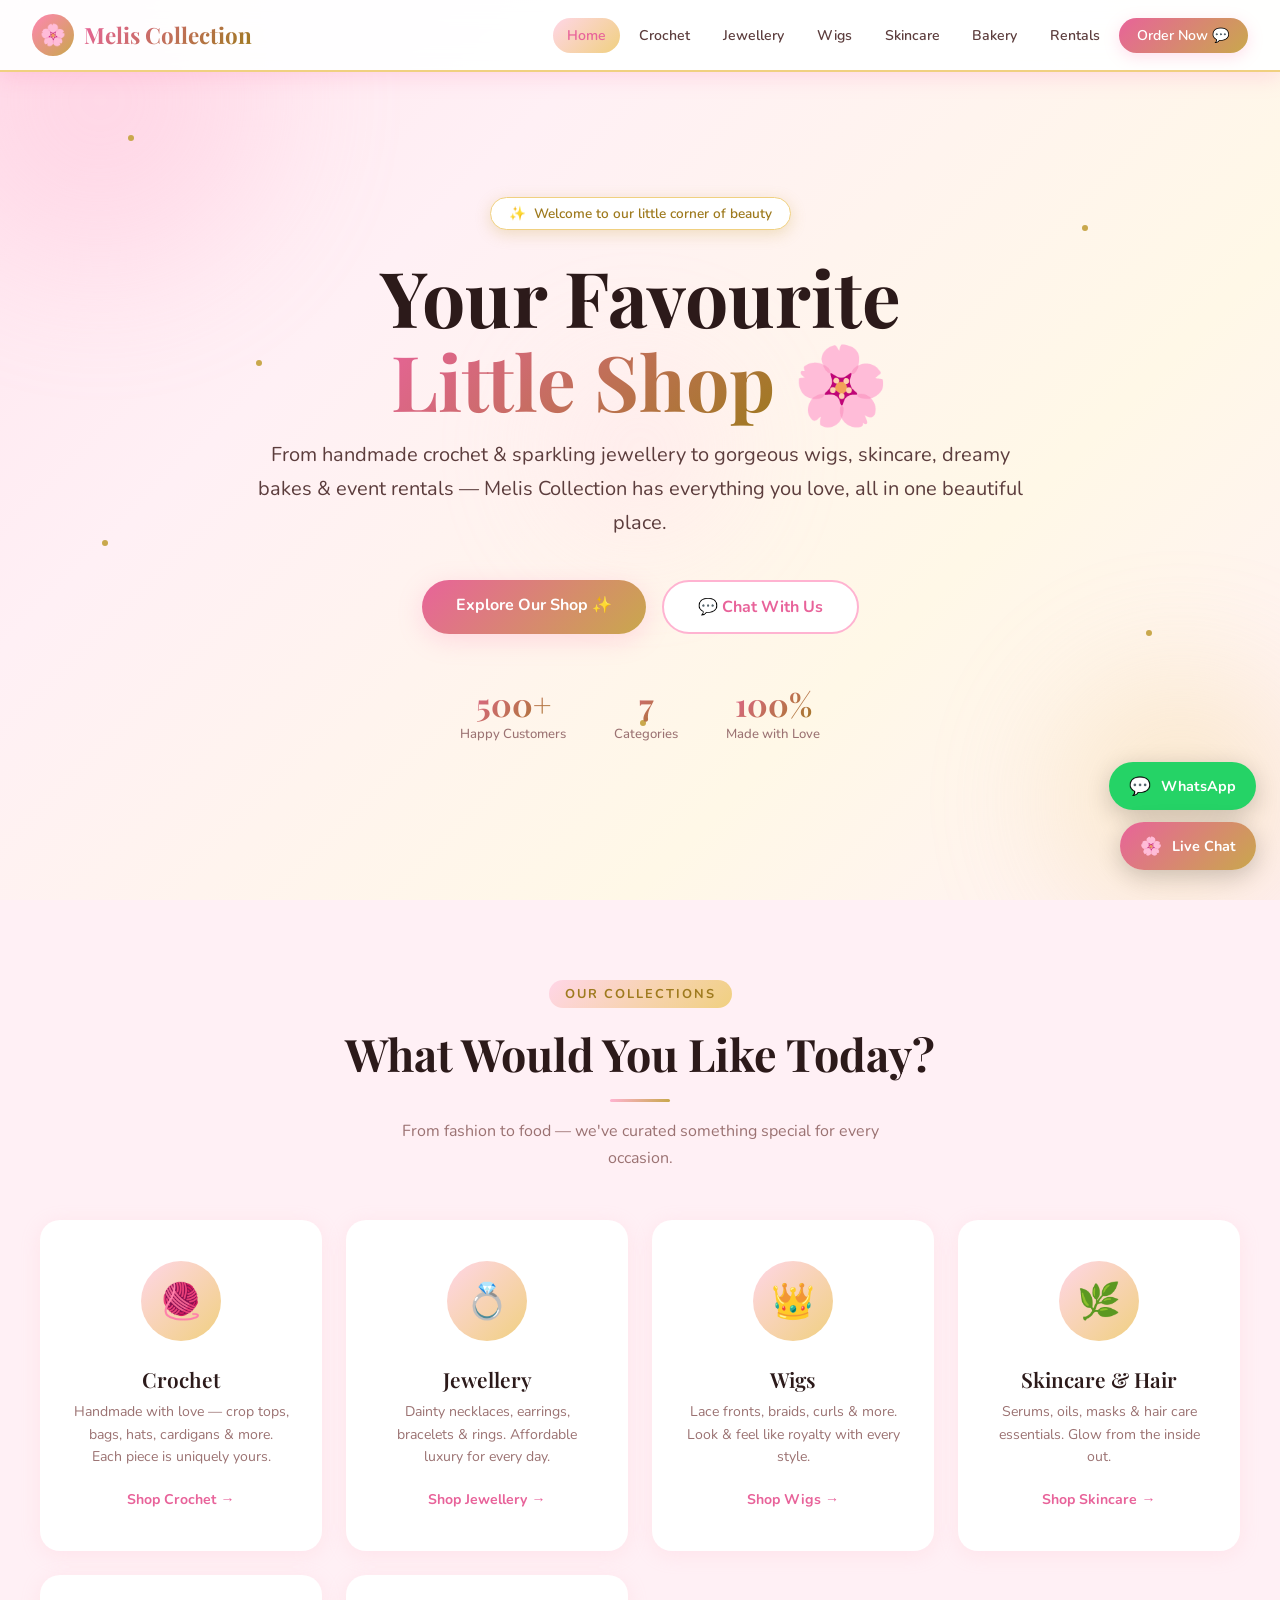
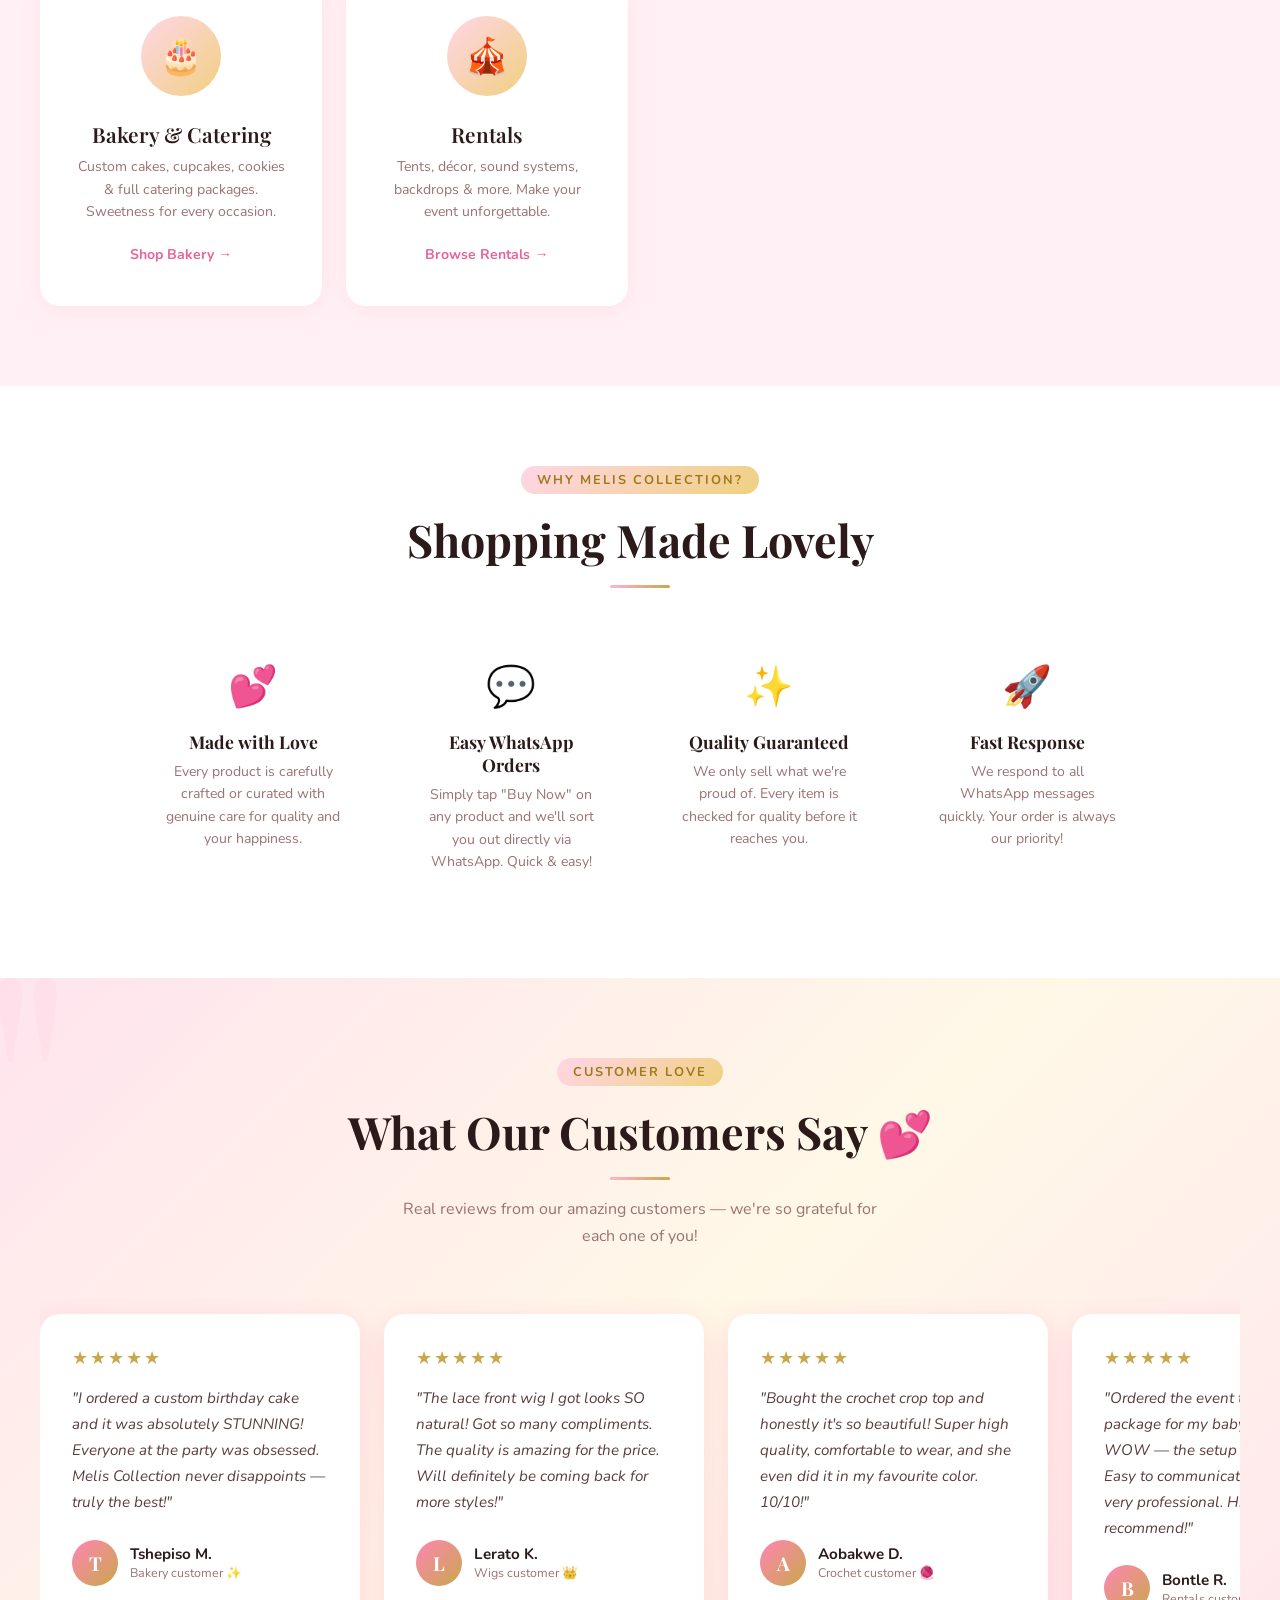
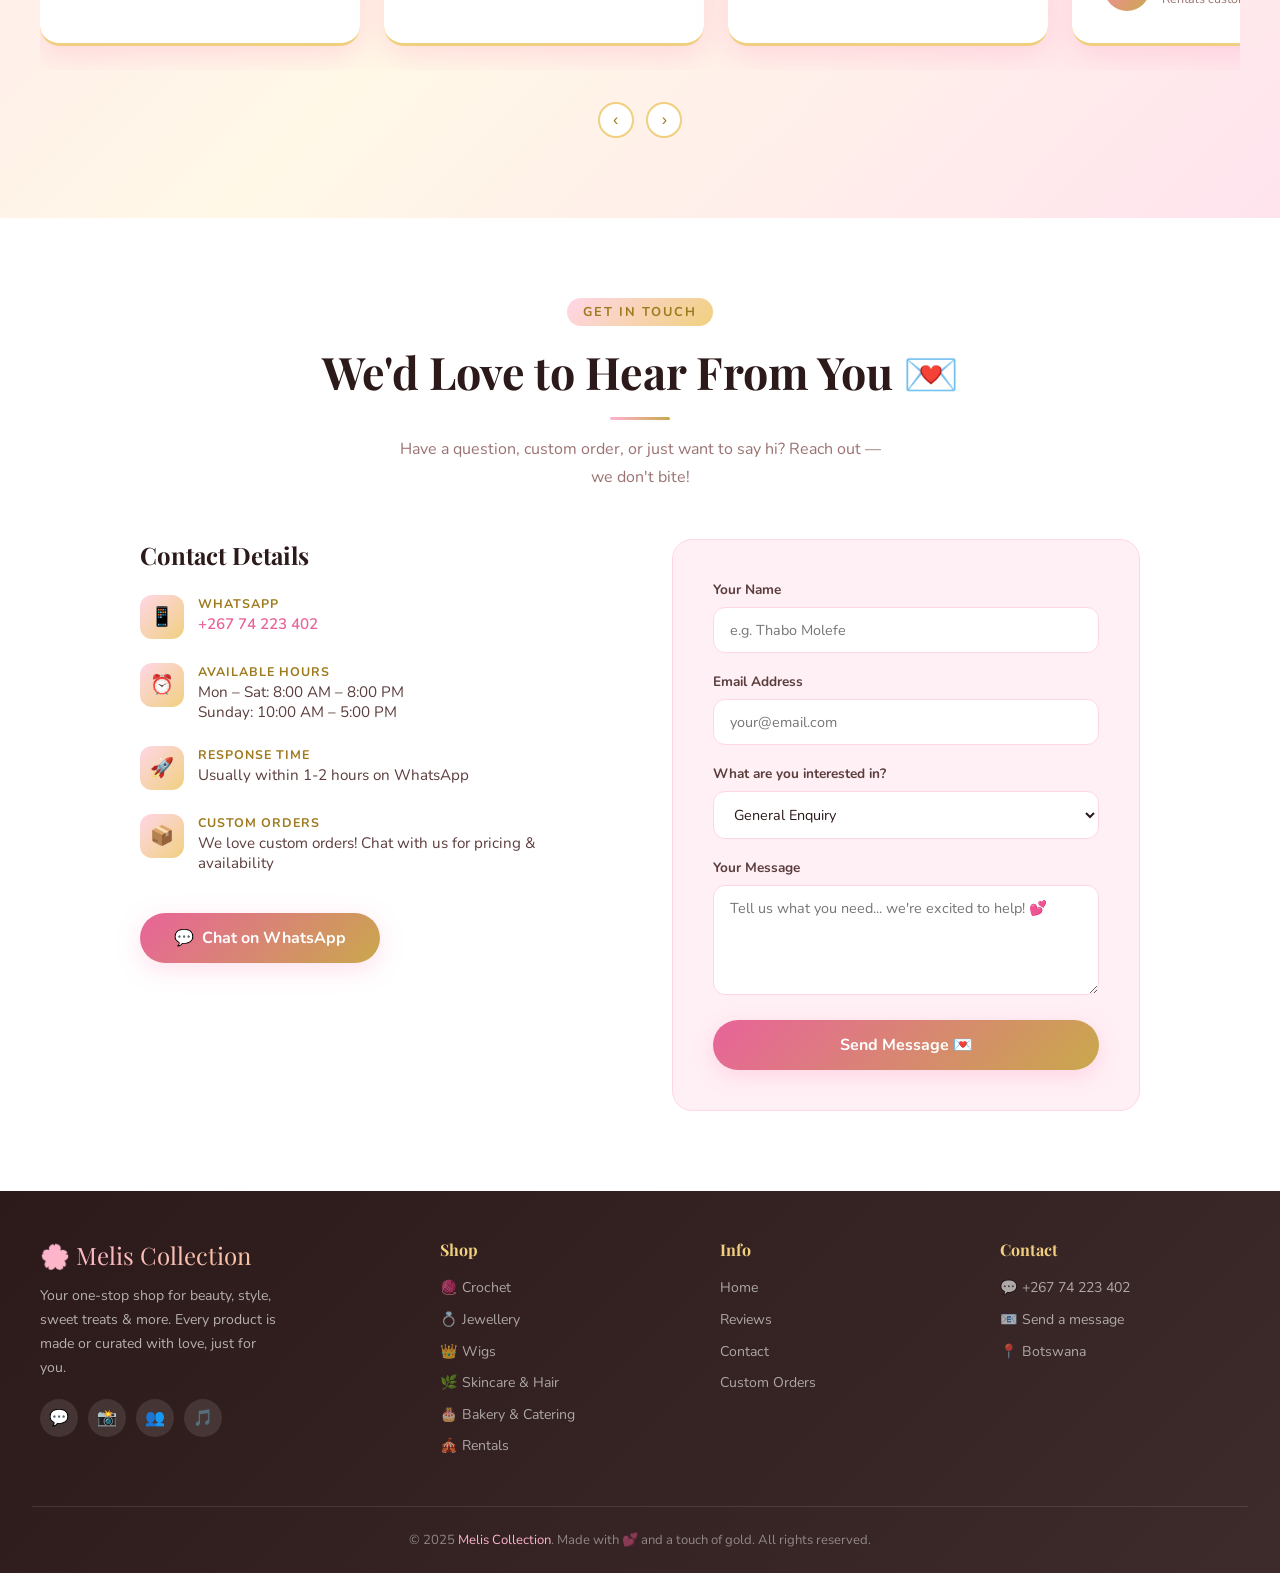
<file: index.html>
<!DOCTYPE html>
<html lang="en">
<head>
  <meta charset="UTF-8">
  <meta name="viewport" content="width=device-width, initial-scale=1.0">
  <meta name="description" content="Melis Collection — Your one-stop shop for crochet, jewellery, wigs, skincare, bakery & catering, and event rentals. Shop with love.">
  <meta name="keywords" content="crochet, jewellery, wigs, skincare, bakery, catering, rentals, Melis Collection">
  <meta property="og:title" content="Melis Collection">
  <meta property="og:description" content="Beauty, style & sweet treats — all in one place.">
  <meta property="og:type" content="website">
  <title>Melis Collection | Beauty, Style & Sweet Treats</title>
  <link rel="icon" href="data:image/svg+xml,<svg xmlns='http://www.w3.org/2000/svg' viewBox='0 0 100 100'><text y='.9em' font-size='90'>🌸</text></svg>">
  <link rel="stylesheet" href="css/style.css">
</head>
<body>

<!-- ============================
     NAVIGATION
     ============================ -->
<nav class="navbar" id="navbar">
  <a href="index.html" class="nav-logo">
    <div class="nav-logo-icon">🌸</div>
    <span class="nav-logo-text">Melis Collection</span>
  </a>

  <ul class="nav-links" id="navLinks">
    <li><a href="index.html" class="active">Home</a></li>
    <li><a href="crochet.html">Crochet</a></li>
    <li><a href="jewellery.html">Jewellery</a></li>
    <li><a href="wigs.html">Wigs</a></li>
    <li><a href="skincare.html">Skincare</a></li>
    <li><a href="bakery.html">Bakery</a></li>
    <li><a href="rentals.html">Rentals</a></li>
    <li><a href="https://wa.me/26774223402" target="_blank" class="nav-cta">Order Now 💬</a></li>
  </ul>

  <div class="hamburger" id="hamburger">
    <span></span><span></span><span></span>
  </div>
</nav>

<!-- ============================
     HERO SECTION
     ============================ -->
<section class="hero" id="home">
  <!-- Background blobs -->
  <div class="hero-blob hero-blob-1"></div>
  <div class="hero-blob hero-blob-2"></div>
  <div class="hero-blob hero-blob-3"></div>

  <!-- Sparkles -->
  <div class="hero-sparkles">
    <div class="sparkle"></div>
    <div class="sparkle"></div>
    <div class="sparkle"></div>
    <div class="sparkle"></div>
    <div class="sparkle"></div>
    <div class="sparkle"></div>
  </div>

  <div class="hero-content">
    <div class="hero-badge">
      <span>✨</span>
      Welcome to our little corner of beauty
    </div>

    <h1 class="hero-title">
      Your Favourite <br>
      <span class="gradient-text">Little Shop</span> 🌸
    </h1>

    <p class="hero-subtitle">
      From handmade crochet & sparkling jewellery to gorgeous wigs, skincare,
      dreamy bakes & event rentals — Melis Collection has everything you love,
      all in one beautiful place.
    </p>

    <div class="hero-buttons">
      <a href="#categories" class="btn-primary">Explore Our Shop ✨</a>
      <a href="https://wa.me/26774223402?text=Hi%20Melis%20Collection!%20I%20want%20to%20shop%20%F0%9F%8C%B8" target="_blank" class="btn-secondary">💬 Chat With Us</a>
    </div>

    <div class="hero-stats">
      <div class="stat">
        <div class="stat-number"><span class="count-up" data-target="500" data-suffix="+">0+</span></div>
        <div class="stat-label">Happy Customers</div>
      </div>
      <div class="stat">
        <div class="stat-number"><span class="count-up" data-target="7" data-suffix="">0</span></div>
        <div class="stat-label">Categories</div>
      </div>
      <div class="stat">
        <div class="stat-number"><span class="count-up" data-target="100" data-suffix="%">0%</span></div>
        <div class="stat-label">Made with Love</div>
      </div>
    </div>
  </div>
</section>

<!-- ============================
     CATEGORIES SECTION
     ============================ -->
<section class="categories-section" id="categories">
  <div class="section-header fade-in">
    <span class="section-label">Our Collections</span>
    <h2 class="section-title">What Would You Like Today?</h2>
    <div class="gold-divider"></div>
    <p class="section-subtitle">From fashion to food — we've curated something special for every occasion.</p>
  </div>

  <div class="categories-grid">

    <a href="crochet.html" class="category-card fade-in">
      <div class="category-icon">🧶</div>
      <h3 class="category-name">Crochet</h3>
      <p class="category-desc">Handmade with love — crop tops, bags, hats, cardigans & more. Each piece is uniquely yours.</p>
      <span class="category-link">Shop Crochet →</span>
    </a>

    <a href="jewellery.html" class="category-card fade-in">
      <div class="category-icon">💍</div>
      <h3 class="category-name">Jewellery</h3>
      <p class="category-desc">Dainty necklaces, earrings, bracelets & rings. Affordable luxury for every day.</p>
      <span class="category-link">Shop Jewellery →</span>
    </a>

    <a href="wigs.html" class="category-card fade-in">
      <div class="category-icon">👑</div>
      <h3 class="category-name">Wigs</h3>
      <p class="category-desc">Lace fronts, braids, curls & more. Look & feel like royalty with every style.</p>
      <span class="category-link">Shop Wigs →</span>
    </a>

    <a href="skincare.html" class="category-card fade-in">
      <div class="category-icon">🌿</div>
      <h3 class="category-name">Skincare & Hair</h3>
      <p class="category-desc">Serums, oils, masks & hair care essentials. Glow from the inside out.</p>
      <span class="category-link">Shop Skincare →</span>
    </a>

    <a href="bakery.html" class="category-card fade-in">
      <div class="category-icon">🎂</div>
      <h3 class="category-name">Bakery & Catering</h3>
      <p class="category-desc">Custom cakes, cupcakes, cookies & full catering packages. Sweetness for every occasion.</p>
      <span class="category-link">Shop Bakery →</span>
    </a>

    <a href="rentals.html" class="category-card fade-in">
      <div class="category-icon">🎪</div>
      <h3 class="category-name">Rentals</h3>
      <p class="category-desc">Tents, décor, sound systems, backdrops & more. Make your event unforgettable.</p>
      <span class="category-link">Browse Rentals →</span>
    </a>

  </div>
</section>

<!-- ============================
     WHY CHOOSE US
     ============================ -->
<section class="features-section section">
  <div class="section-header fade-in">
    <span class="section-label">Why Melis Collection?</span>
    <h2 class="section-title">Shopping Made Lovely</h2>
    <div class="gold-divider"></div>
  </div>

  <div class="features-grid">
    <div class="feature-item fade-in">
      <span class="feature-icon">💕</span>
      <h4 class="feature-title">Made with Love</h4>
      <p class="feature-text">Every product is carefully crafted or curated with genuine care for quality and your happiness.</p>
    </div>
    <div class="feature-item fade-in">
      <span class="feature-icon">💬</span>
      <h4 class="feature-title">Easy WhatsApp Orders</h4>
      <p class="feature-text">Simply tap "Buy Now" on any product and we'll sort you out directly via WhatsApp. Quick & easy!</p>
    </div>
    <div class="feature-item fade-in">
      <span class="feature-icon">✨</span>
      <h4 class="feature-title">Quality Guaranteed</h4>
      <p class="feature-text">We only sell what we're proud of. Every item is checked for quality before it reaches you.</p>
    </div>
    <div class="feature-item fade-in">
      <span class="feature-icon">🚀</span>
      <h4 class="feature-title">Fast Response</h4>
      <p class="feature-text">We respond to all WhatsApp messages quickly. Your order is always our priority!</p>
    </div>
  </div>
</section>

<!-- ============================
     TESTIMONIALS
     ============================ -->
<section class="testimonials-section" id="reviews">
  <div class="section-header fade-in">
    <span class="section-label">Customer Love</span>
    <h2 class="section-title">What Our Customers Say 💕</h2>
    <div class="gold-divider"></div>
    <p class="section-subtitle">Real reviews from our amazing customers — we're so grateful for each one of you!</p>
  </div>

  <div class="testimonials-track" id="testimonialsTrack">

    <div class="testimonial-card">
      <div class="testimonial-stars">★★★★★</div>
      <p class="testimonial-text">"I ordered a custom birthday cake and it was absolutely STUNNING! Everyone at the party was obsessed. Melis Collection never disappoints — truly the best!"</p>
      <div class="testimonial-author">
        <div class="author-avatar">T</div>
        <div>
          <div class="author-name">Tshepiso M.</div>
          <div class="author-label">Bakery customer ✨</div>
        </div>
      </div>
    </div>

    <div class="testimonial-card">
      <div class="testimonial-stars">★★★★★</div>
      <p class="testimonial-text">"The lace front wig I got looks SO natural! Got so many compliments. The quality is amazing for the price. Will definitely be coming back for more styles!"</p>
      <div class="testimonial-author">
        <div class="author-avatar">L</div>
        <div>
          <div class="author-name">Lerato K.</div>
          <div class="author-label">Wigs customer 👑</div>
        </div>
      </div>
    </div>

    <div class="testimonial-card">
      <div class="testimonial-stars">★★★★★</div>
      <p class="testimonial-text">"Bought the crochet crop top and honestly it's so beautiful! Super high quality, comfortable to wear, and she even did it in my favourite color. 10/10!"</p>
      <div class="testimonial-author">
        <div class="author-avatar">A</div>
        <div>
          <div class="author-name">Aobakwe D.</div>
          <div class="author-label">Crochet customer 🧶</div>
        </div>
      </div>
    </div>

    <div class="testimonial-card">
      <div class="testimonial-stars">★★★★★</div>
      <p class="testimonial-text">"Ordered the event tent and decor package for my baby shower and WOW — the setup was gorgeous! Easy to communicate, punctual, and very professional. Highly recommend!"</p>
      <div class="testimonial-author">
        <div class="author-avatar">B</div>
        <div>
          <div class="author-name">Bontle R.</div>
          <div class="author-label">Rentals customer 🎪</div>
        </div>
      </div>
    </div>

    <div class="testimonial-card">
      <div class="testimonial-stars">★★★★★</div>
      <p class="testimonial-text">"The Vitamin C serum has literally transformed my skin! It's glowing, even-toned and people keep asking what I'm doing differently. Worth every penny!"</p>
      <div class="testimonial-author">
        <div class="author-avatar">N</div>
        <div>
          <div class="author-name">Neo T.</div>
          <div class="author-label">Skincare customer 🌿</div>
        </div>
      </div>
    </div>

    <div class="testimonial-card">
      <div class="testimonial-stars">★★★★★</div>
      <p class="testimonial-text">"The layered necklace set is so pretty! I wear it every single day. Great quality, doesn't tarnish, and the packaging was so cute too. Love this shop!"</p>
      <div class="testimonial-author">
        <div class="author-avatar">K</div>
        <div>
          <div class="author-name">Kelebogile P.</div>
          <div class="author-label">Jewellery customer 💍</div>
        </div>
      </div>
    </div>

  </div>

  <div class="testimonial-nav">
    <button class="btn-prev">‹</button>
    <button class="btn-next">›</button>
  </div>
</section>

<!-- ============================
     CONTACT SECTION
     ============================ -->
<section class="contact-section section" id="contact">
  <div class="section-header fade-in">
    <span class="section-label">Get In Touch</span>
    <h2 class="section-title">We'd Love to Hear From You 💌</h2>
    <div class="gold-divider"></div>
    <p class="section-subtitle">Have a question, custom order, or just want to say hi? Reach out — we don't bite!</p>
  </div>

  <div class="contact-grid">
    <div class="contact-info fade-in">
      <h3>Contact Details</h3>

      <div class="contact-item">
        <div class="contact-icon">📱</div>
        <div class="contact-detail">
          <div class="label">WhatsApp</div>
          <div class="value">
            <a href="https://wa.me/26774223402" target="_blank" style="color: var(--pink-accent); font-weight: 600;">+267 74 223 402</a>
          </div>
        </div>
      </div>

      <div class="contact-item">
        <div class="contact-icon">⏰</div>
        <div class="contact-detail">
          <div class="label">Available Hours</div>
          <div class="value">Mon – Sat: 8:00 AM – 8:00 PM<br>Sunday: 10:00 AM – 5:00 PM</div>
        </div>
      </div>

      <div class="contact-item">
        <div class="contact-icon">🚀</div>
        <div class="contact-detail">
          <div class="label">Response Time</div>
          <div class="value">Usually within 1-2 hours on WhatsApp</div>
        </div>
      </div>

      <div class="contact-item">
        <div class="contact-icon">📦</div>
        <div class="contact-detail">
          <div class="label">Custom Orders</div>
          <div class="value">We love custom orders! Chat with us for pricing & availability</div>
        </div>
      </div>

      <a href="https://wa.me/26774223402?text=Hi%20Melis%20Collection!%20I%27d%20like%20to%20place%20an%20order%20%F0%9F%8C%B8" target="_blank" class="btn-primary" style="display: inline-flex; align-items: center; gap: 8px; margin-top: 1rem; text-decoration: none;">
        <span>💬</span> Chat on WhatsApp
      </a>
    </div>

    <div class="contact-form fade-in">
      <form id="contactForm">
        <div class="form-group">
          <label>Your Name</label>
          <input type="text" name="name" placeholder="e.g. Thabo Molefe" required>
        </div>
        <div class="form-group">
          <label>Email Address</label>
          <input type="email" name="email" placeholder="your@email.com">
        </div>
        <div class="form-group">
          <label>What are you interested in?</label>
          <select name="subject">
            <option value="General Enquiry">General Enquiry</option>
            <option value="Crochet Order">Crochet Order</option>
            <option value="Jewellery">Jewellery</option>
            <option value="Wigs">Wigs</option>
            <option value="Skincare & Hair">Skincare & Hair</option>
            <option value="Bakery & Catering">Bakery & Catering</option>
            <option value="Rentals">Rentals</option>
            <option value="Custom Order">Custom Order</option>
          </select>
        </div>
        <div class="form-group">
          <label>Your Message</label>
          <textarea name="message" placeholder="Tell us what you need... we're excited to help! 💕" required></textarea>
        </div>
        <button type="submit" class="btn-submit">Send Message 💌</button>
      </form>
    </div>
  </div>
</section>

<!-- ============================
     FOOTER
     ============================ -->
<footer class="footer">
  <div class="footer-grid">
    <div class="footer-brand">
      <div class="brand-name">🌸 Melis Collection</div>
      <p>Your one-stop shop for beauty, style, sweet treats & more. Every product is made or curated with love, just for you.</p>
      <div class="footer-social">
        <a href="https://wa.me/26774223402" target="_blank" class="social-btn" title="WhatsApp">💬</a>
        <a href="#" class="social-btn" title="Instagram">📸</a>
        <a href="#" class="social-btn" title="Facebook">👥</a>
        <a href="https://www.tiktok.com/@meliscollection?_r=1&_t=ZS-954PNcrHjGr" target="_blank" class="social-btn" title="TikTok">🎵</a>
      </div>
    </div>

    <div class="footer-col">
      <h4>Shop</h4>
      <ul>
        <li><a href="crochet.html">🧶 Crochet</a></li>
        <li><a href="jewellery.html">💍 Jewellery</a></li>
        <li><a href="wigs.html">👑 Wigs</a></li>
        <li><a href="skincare.html">🌿 Skincare & Hair</a></li>
        <li><a href="bakery.html">🎂 Bakery & Catering</a></li>
        <li><a href="rentals.html">🎪 Rentals</a></li>
      </ul>
    </div>

    <div class="footer-col">
      <h4>Info</h4>
      <ul>
        <li><a href="#home">Home</a></li>
        <li><a href="#reviews">Reviews</a></li>
        <li><a href="#contact">Contact</a></li>
        <li><a href="https://wa.me/26774223402" target="_blank">Custom Orders</a></li>
      </ul>
    </div>

    <div class="footer-col">
      <h4>Contact</h4>
      <ul>
        <li><a href="https://wa.me/26774223402" target="_blank">💬 +267 74 223 402</a></li>
        <li><a href="#contact">📧 Send a message</a></li>
        <li><a href="#">📍 Botswana</a></li>
      </ul>
    </div>
  </div>

  <div class="footer-bottom">
    <p>© 2025 <span>Melis Collection</span>. Made with 💕 and a touch of gold. All rights reserved.</p>
  </div>
</footer>

<!-- ============================
     FLOATING BUTTONS
     ============================ -->
<div class="floating-buttons">
  <a href="https://wa.me/26774223402?text=Hi%20Melis%20Collection!%20I%27d%20like%20to%20shop%20%F0%9F%8C%B8" target="_blank" class="float-btn float-btn-wa">
    <span class="icon">💬</span>
    <span>WhatsApp</span>
  </a>
  <button class="float-btn float-btn-chat" id="chatToggle">
    <span class="icon">🌸</span>
    <span>Live Chat</span>
  </button>
</div>

<!-- ============================
     CHAT WIDGET
     ============================ -->
<div class="chat-widget" id="chatWidget">
  <div class="chat-header">
    <div class="chat-avatar">🌸</div>
    <div class="chat-info">
      <div class="chat-name">Melis Collection</div>
      <div class="chat-status">Online — ready to help!</div>
    </div>
    <button class="chat-close">✕</button>
  </div>

  <div class="chat-messages" id="chatMessages">
    <!-- Messages will be added here by JS -->
  </div>

  <div class="chat-input-area">
    <input type="text" class="chat-input" id="chatInput" placeholder="Type your message...">
    <button class="chat-send" id="chatSend">➤</button>
  </div>

  <div class="chat-wa-redirect">
    <a href="https://wa.me/26774223402" target="_blank">💬 Prefer WhatsApp? Click here for instant chat!</a>
  </div>
</div>

<!-- Scripts -->
<script src="js/products.js"></script>
<script src="js/main.js"></script>
</body>
</html>
</file>
<file: css/style.css>
/* ============================================
   MELIS COLLECTION - Global Styles
   Colors: Baby Pink, White, Gold
   ============================================ */

@import url('https://fonts.googleapis.com/css2?family=Playfair+Display:ital,wght@0,400;0,600;0,700;1,400&family=Nunito:wght@300;400;500;600;700&display=swap');

:root {
  --pink-bg: #FFF0F5;
  --pink-light: #FFD6E7;
  --pink-primary: #FFB3D1;
  --pink-medium: #FF85B3;
  --pink-accent: #E8639A;
  --gold: #C9A84C;
  --gold-light: #F0D080;
  --gold-dark: #9E7A1E;
  --gold-shine: #FFE580;
  --white: #FFFFFF;
  --cream: #FFFAF5;
  --text-dark: #2C1A1A;
  --text-medium: #5C3D3D;
  --text-light: #9B7272;
  --shadow-pink: rgba(255, 133, 179, 0.25);
  --shadow-gold: rgba(201, 168, 76, 0.3);
  --border-radius: 20px;
  --border-radius-sm: 12px;
  --transition: all 0.35s cubic-bezier(0.4, 0, 0.2, 1);
}

* {
  margin: 0;
  padding: 0;
  box-sizing: border-box;
}

html {
  scroll-behavior: smooth;
}

body {
  font-family: 'Nunito', sans-serif;
  background-color: var(--white);
  color: var(--text-dark);
  overflow-x: hidden;
}

h1, h2, h3, h4 {
  font-family: 'Playfair Display', serif;
}

a {
  text-decoration: none;
  color: inherit;
}

img {
  max-width: 100%;
  height: auto;
}

/* ============================================
   SCROLLBAR
   ============================================ */
::-webkit-scrollbar { width: 6px; }
::-webkit-scrollbar-track { background: var(--pink-bg); }
::-webkit-scrollbar-thumb { background: var(--pink-medium); border-radius: 3px; }

/* ============================================
   NAVIGATION
   ============================================ */
.navbar {
  position: fixed;
  top: 0;
  left: 0;
  right: 0;
  z-index: 1000;
  background: rgba(255, 255, 255, 0.95);
  backdrop-filter: blur(12px);
  -webkit-backdrop-filter: blur(12px);
  border-bottom: 2px solid var(--gold-light);
  padding: 0 2rem;
  height: 72px;
  display: flex;
  align-items: center;
  justify-content: space-between;
  box-shadow: 0 4px 20px var(--shadow-pink);
  transition: var(--transition);
}

.navbar.scrolled {
  height: 60px;
  box-shadow: 0 4px 30px var(--shadow-gold);
}

.nav-logo {
  display: flex;
  align-items: center;
  gap: 10px;
  cursor: pointer;
}

.nav-logo-icon {
  width: 42px;
  height: 42px;
  background: linear-gradient(135deg, var(--pink-medium), var(--gold));
  border-radius: 50%;
  display: flex;
  align-items: center;
  justify-content: center;
  font-size: 1.3rem;
}

.nav-logo-text {
  font-family: 'Playfair Display', serif;
  font-size: 1.4rem;
  font-weight: 700;
  background: linear-gradient(135deg, var(--pink-accent), var(--gold-dark));
  -webkit-background-clip: text;
  -webkit-text-fill-color: transparent;
  background-clip: text;
}

.nav-links {
  display: flex;
  align-items: center;
  gap: 0.3rem;
  list-style: none;
}

.nav-links a {
  padding: 8px 14px;
  border-radius: 25px;
  font-size: 0.88rem;
  font-weight: 600;
  color: var(--text-medium);
  transition: var(--transition);
  white-space: nowrap;
}

.nav-links a:hover, .nav-links a.active {
  background: linear-gradient(135deg, var(--pink-light), var(--gold-light));
  color: var(--pink-accent);
}

.nav-cta {
  background: linear-gradient(135deg, var(--pink-accent), var(--gold)) !important;
  color: white !important;
  padding: 8px 18px !important;
  box-shadow: 0 4px 15px var(--shadow-pink);
}

.nav-cta:hover {
  transform: translateY(-2px);
  box-shadow: 0 6px 20px var(--shadow-gold) !important;
}

.hamburger {
  display: none;
  flex-direction: column;
  gap: 5px;
  cursor: pointer;
  padding: 5px;
}

.hamburger span {
  display: block;
  width: 24px;
  height: 2px;
  background: var(--pink-accent);
  border-radius: 2px;
  transition: var(--transition);
}

/* ============================================
   HERO SECTION
   ============================================ */
.hero {
  min-height: 100vh;
  background: linear-gradient(135deg, #FFE4EE 0%, #FFF0F5 30%, #FFF8E7 70%, #FFF0F5 100%);
  display: flex;
  align-items: center;
  justify-content: center;
  text-align: center;
  padding: 100px 2rem 60px;
  position: relative;
  overflow: hidden;
}

.hero-blob {
  position: absolute;
  border-radius: 50%;
  filter: blur(60px);
  opacity: 0.4;
  animation: float 6s ease-in-out infinite;
}

.hero-blob-1 {
  width: 400px; height: 400px;
  background: radial-gradient(circle, var(--pink-primary), transparent);
  top: -100px; left: -100px;
}

.hero-blob-2 {
  width: 300px; height: 300px;
  background: radial-gradient(circle, var(--gold-light), transparent);
  bottom: -50px; right: -50px;
  animation-delay: -3s;
}

.hero-blob-3 {
  width: 200px; height: 200px;
  background: radial-gradient(circle, var(--pink-light), transparent);
  top: 50%; left: 50%;
  transform: translate(-50%, -50%);
  animation-delay: -1.5s;
}

.hero-sparkles {
  position: absolute;
  inset: 0;
  pointer-events: none;
}

.sparkle {
  position: absolute;
  width: 6px;
  height: 6px;
  background: var(--gold);
  border-radius: 50%;
  animation: sparkle 3s ease-in-out infinite;
}

.sparkle:nth-child(1) { top: 15%; left: 10%; animation-delay: 0s; }
.sparkle:nth-child(2) { top: 25%; right: 15%; animation-delay: 0.5s; }
.sparkle:nth-child(3) { top: 60%; left: 8%; animation-delay: 1s; }
.sparkle:nth-child(4) { top: 70%; right: 10%; animation-delay: 1.5s; }
.sparkle:nth-child(5) { top: 40%; left: 20%; animation-delay: 0.8s; }
.sparkle:nth-child(6) { top: 80%; left: 50%; animation-delay: 2s; }

@keyframes sparkle {
  0%, 100% { opacity: 0; transform: scale(0); }
  50% { opacity: 1; transform: scale(1); }
}

@keyframes float {
  0%, 100% { transform: translateY(0); }
  50% { transform: translateY(-20px); }
}

.hero-content {
  position: relative;
  z-index: 2;
  max-width: 780px;
}

.hero-badge {
  display: inline-flex;
  align-items: center;
  gap: 8px;
  background: white;
  border: 1.5px solid var(--gold-light);
  color: var(--gold-dark);
  padding: 6px 18px;
  border-radius: 30px;
  font-size: 0.85rem;
  font-weight: 600;
  margin-bottom: 1.5rem;
  box-shadow: 0 4px 15px var(--shadow-gold);
  animation: fadeInDown 0.8s ease forwards;
}

.hero-title {
  font-size: clamp(2.8rem, 6vw, 5rem);
  font-weight: 700;
  line-height: 1.1;
  margin-bottom: 1rem;
  animation: fadeInUp 0.8s ease 0.2s both;
}

.hero-title .gradient-text {
  background: linear-gradient(135deg, var(--pink-accent) 0%, var(--gold-dark) 100%);
  -webkit-background-clip: text;
  -webkit-text-fill-color: transparent;
  background-clip: text;
}

.hero-subtitle {
  font-size: clamp(1rem, 2vw, 1.25rem);
  color: var(--text-medium);
  margin-bottom: 2.5rem;
  line-height: 1.7;
  font-weight: 400;
  animation: fadeInUp 0.8s ease 0.4s both;
}

.hero-buttons {
  display: flex;
  gap: 1rem;
  justify-content: center;
  flex-wrap: wrap;
  animation: fadeInUp 0.8s ease 0.6s both;
}

.btn-primary {
  background: linear-gradient(135deg, var(--pink-accent), var(--gold));
  color: white;
  padding: 14px 34px;
  border-radius: 50px;
  font-size: 1rem;
  font-weight: 700;
  border: none;
  cursor: pointer;
  transition: var(--transition);
  box-shadow: 0 6px 25px var(--shadow-pink);
  font-family: 'Nunito', sans-serif;
}

.btn-primary:hover {
  transform: translateY(-3px);
  box-shadow: 0 10px 35px var(--shadow-gold);
}

.btn-secondary {
  background: white;
  color: var(--pink-accent);
  padding: 14px 34px;
  border-radius: 50px;
  font-size: 1rem;
  font-weight: 700;
  border: 2px solid var(--pink-primary);
  cursor: pointer;
  transition: var(--transition);
  font-family: 'Nunito', sans-serif;
}

.btn-secondary:hover {
  background: var(--pink-bg);
  transform: translateY(-3px);
  box-shadow: 0 8px 25px var(--shadow-pink);
}

.hero-stats {
  display: flex;
  justify-content: center;
  gap: 3rem;
  margin-top: 3rem;
  animation: fadeInUp 0.8s ease 0.8s both;
}

.stat {
  text-align: center;
}

.stat-number {
  font-family: 'Playfair Display', serif;
  font-size: 2rem;
  font-weight: 700;
  background: linear-gradient(135deg, var(--pink-accent), var(--gold-dark));
  -webkit-background-clip: text;
  -webkit-text-fill-color: transparent;
  background-clip: text;
}

.stat-label {
  font-size: 0.82rem;
  color: var(--text-light);
  font-weight: 500;
}

/* ============================================
   SECTION STYLES
   ============================================ */
.section {
  padding: 80px 2rem;
}

.section-header {
  text-align: center;
  margin-bottom: 3rem;
}

.section-label {
  display: inline-block;
  font-size: 0.8rem;
  font-weight: 700;
  letter-spacing: 2px;
  text-transform: uppercase;
  color: var(--gold-dark);
  background: linear-gradient(135deg, var(--pink-light), var(--gold-light));
  padding: 5px 16px;
  border-radius: 20px;
  margin-bottom: 1rem;
}

.section-title {
  font-size: clamp(1.8rem, 4vw, 2.8rem);
  color: var(--text-dark);
  margin-bottom: 1rem;
}

.section-subtitle {
  font-size: 1rem;
  color: var(--text-light);
  max-width: 500px;
  margin: 0 auto;
  line-height: 1.7;
}

.gold-divider {
  width: 60px;
  height: 3px;
  background: linear-gradient(90deg, var(--pink-primary), var(--gold));
  border-radius: 2px;
  margin: 1rem auto;
}

/* ============================================
   CATEGORIES GRID
   ============================================ */
.categories-section {
  background: var(--pink-bg);
  padding: 80px 2rem;
}

.categories-grid {
  display: grid;
  grid-template-columns: repeat(auto-fit, minmax(280px, 1fr));
  gap: 1.5rem;
  max-width: 1200px;
  margin: 0 auto;
}

.category-card {
  background: white;
  border-radius: var(--border-radius);
  padding: 2.5rem 2rem;
  text-align: center;
  cursor: pointer;
  transition: var(--transition);
  border: 1.5px solid transparent;
  box-shadow: 0 4px 20px rgba(255, 182, 193, 0.2);
  text-decoration: none;
  display: block;
  position: relative;
  overflow: hidden;
}

.category-card::before {
  content: '';
  position: absolute;
  inset: 0;
  background: linear-gradient(135deg, var(--pink-light), var(--gold-light));
  opacity: 0;
  transition: var(--transition);
}

.category-card:hover {
  transform: translateY(-8px);
  border-color: var(--gold-light);
  box-shadow: 0 15px 40px var(--shadow-gold);
}

.category-card:hover::before {
  opacity: 0.15;
}

.category-icon {
  width: 80px;
  height: 80px;
  margin: 0 auto 1.5rem;
  background: linear-gradient(135deg, var(--pink-light), var(--gold-light));
  border-radius: 50%;
  display: flex;
  align-items: center;
  justify-content: center;
  font-size: 2.2rem;
  position: relative;
  z-index: 1;
  transition: var(--transition);
}

.category-card:hover .category-icon {
  background: linear-gradient(135deg, var(--pink-medium), var(--gold));
  transform: scale(1.1) rotate(5deg);
}

.category-name {
  font-family: 'Playfair Display', serif;
  font-size: 1.3rem;
  font-weight: 600;
  color: var(--text-dark);
  margin-bottom: 0.5rem;
  position: relative;
  z-index: 1;
}

.category-desc {
  font-size: 0.88rem;
  color: var(--text-light);
  line-height: 1.6;
  margin-bottom: 1.2rem;
  position: relative;
  z-index: 1;
}

.category-link {
  display: inline-flex;
  align-items: center;
  gap: 6px;
  font-size: 0.88rem;
  font-weight: 700;
  color: var(--pink-accent);
  position: relative;
  z-index: 1;
  transition: var(--transition);
}

.category-card:hover .category-link {
  color: var(--gold-dark);
  gap: 10px;
}

/* ============================================
   FEATURES / WHY US
   ============================================ */
.features-section {
  padding: 80px 2rem;
  background: white;
}

.features-grid {
  display: grid;
  grid-template-columns: repeat(auto-fit, minmax(220px, 1fr));
  gap: 2rem;
  max-width: 1000px;
  margin: 0 auto;
}

.feature-item {
  text-align: center;
  padding: 1.5rem;
}

.feature-icon {
  font-size: 2.5rem;
  margin-bottom: 1rem;
  display: block;
}

.feature-title {
  font-size: 1.1rem;
  font-weight: 700;
  color: var(--text-dark);
  margin-bottom: 0.5rem;
}

.feature-text {
  font-size: 0.88rem;
  color: var(--text-light);
  line-height: 1.6;
}

/* ============================================
   TESTIMONIALS
   ============================================ */
.testimonials-section {
  background: linear-gradient(135deg, #FFE4EE, #FFF8E7, #FFE4EE);
  padding: 80px 2rem;
  position: relative;
  overflow: hidden;
}

.testimonials-section::before {
  content: '"';
  position: absolute;
  font-size: 20rem;
  font-family: 'Playfair Display', serif;
  color: var(--pink-primary);
  opacity: 0.1;
  top: -60px;
  left: -20px;
  line-height: 1;
}

.testimonials-track {
  display: flex;
  gap: 1.5rem;
  overflow-x: auto;
  scroll-snap-type: x mandatory;
  scroll-behavior: smooth;
  padding: 1rem 0 1.5rem;
  max-width: 1200px;
  margin: 0 auto;
  scrollbar-width: none;
}

.testimonials-track::-webkit-scrollbar { display: none; }

.testimonial-card {
  flex: 0 0 320px;
  background: white;
  border-radius: var(--border-radius);
  padding: 2rem;
  scroll-snap-align: start;
  box-shadow: 0 8px 30px var(--shadow-pink);
  position: relative;
  border-bottom: 3px solid var(--gold-light);
}

.testimonial-stars {
  color: var(--gold);
  font-size: 1.1rem;
  margin-bottom: 1rem;
  letter-spacing: 2px;
}

.testimonial-text {
  font-size: 0.95rem;
  color: var(--text-medium);
  line-height: 1.7;
  margin-bottom: 1.5rem;
  font-style: italic;
}

.testimonial-author {
  display: flex;
  align-items: center;
  gap: 12px;
}

.author-avatar {
  width: 46px;
  height: 46px;
  border-radius: 50%;
  background: linear-gradient(135deg, var(--pink-medium), var(--gold));
  display: flex;
  align-items: center;
  justify-content: center;
  font-size: 1.2rem;
  color: white;
  font-weight: 700;
  font-family: 'Playfair Display', serif;
}

.author-name {
  font-weight: 700;
  font-size: 0.95rem;
  color: var(--text-dark);
}

.author-label {
  font-size: 0.78rem;
  color: var(--text-light);
}

.testimonial-nav {
  display: flex;
  justify-content: center;
  gap: 0.8rem;
  margin-top: 2rem;
}

.testimonial-nav button {
  width: 36px;
  height: 36px;
  border-radius: 50%;
  border: 2px solid var(--gold-light);
  background: white;
  color: var(--gold-dark);
  cursor: pointer;
  font-size: 1rem;
  transition: var(--transition);
  display: flex;
  align-items: center;
  justify-content: center;
}

.testimonial-nav button:hover {
  background: var(--gold);
  border-color: var(--gold);
  color: white;
}

/* ============================================
   CONTACT SECTION
   ============================================ */
.contact-section {
  padding: 80px 2rem;
  background: white;
}

.contact-grid {
  display: grid;
  grid-template-columns: 1fr 1fr;
  gap: 4rem;
  max-width: 1000px;
  margin: 0 auto;
  align-items: start;
}

.contact-info h3 {
  font-size: 1.5rem;
  color: var(--text-dark);
  margin-bottom: 1.5rem;
}

.contact-item {
  display: flex;
  align-items: flex-start;
  gap: 14px;
  margin-bottom: 1.5rem;
}

.contact-icon {
  width: 44px;
  height: 44px;
  background: linear-gradient(135deg, var(--pink-light), var(--gold-light));
  border-radius: 12px;
  display: flex;
  align-items: center;
  justify-content: center;
  font-size: 1.2rem;
  flex-shrink: 0;
}

.contact-detail .label {
  font-size: 0.78rem;
  font-weight: 700;
  text-transform: uppercase;
  letter-spacing: 1px;
  color: var(--gold-dark);
}

.contact-detail .value {
  font-size: 0.95rem;
  color: var(--text-medium);
  margin-top: 2px;
}

.contact-form {
  background: var(--pink-bg);
  border-radius: var(--border-radius);
  padding: 2.5rem;
  border: 1px solid var(--pink-light);
}

.form-group {
  margin-bottom: 1.2rem;
}

.form-group label {
  display: block;
  font-size: 0.85rem;
  font-weight: 700;
  color: var(--text-medium);
  margin-bottom: 0.5rem;
}

.form-group input,
.form-group textarea,
.form-group select {
  width: 100%;
  padding: 12px 16px;
  border: 1.5px solid var(--pink-light);
  border-radius: var(--border-radius-sm);
  font-size: 0.9rem;
  font-family: 'Nunito', sans-serif;
  background: white;
  color: var(--text-dark);
  transition: var(--transition);
  outline: none;
}

.form-group input:focus,
.form-group textarea:focus,
.form-group select:focus {
  border-color: var(--pink-medium);
  box-shadow: 0 0 0 3px rgba(255, 133, 179, 0.15);
}

.form-group textarea {
  resize: vertical;
  min-height: 110px;
}

.btn-submit {
  width: 100%;
  padding: 14px;
  background: linear-gradient(135deg, var(--pink-accent), var(--gold));
  color: white;
  border: none;
  border-radius: 50px;
  font-size: 1rem;
  font-weight: 700;
  cursor: pointer;
  font-family: 'Nunito', sans-serif;
  transition: var(--transition);
  box-shadow: 0 6px 20px var(--shadow-pink);
}

.btn-submit:hover {
  transform: translateY(-2px);
  box-shadow: 0 10px 30px var(--shadow-gold);
}

/* ============================================
   FOOTER
   ============================================ */
.footer {
  background: linear-gradient(135deg, #2C1A1A, #3D2B2B);
  color: white;
  padding: 3rem 2rem 1.5rem;
}

.footer-grid {
  display: grid;
  grid-template-columns: 1.5fr 1fr 1fr 1fr;
  gap: 2.5rem;
  max-width: 1200px;
  margin: 0 auto;
  margin-bottom: 2.5rem;
}

.footer-brand .brand-name {
  font-family: 'Playfair Display', serif;
  font-size: 1.5rem;
  background: linear-gradient(135deg, var(--pink-primary), var(--gold-light));
  -webkit-background-clip: text;
  -webkit-text-fill-color: transparent;
  background-clip: text;
  margin-bottom: 0.8rem;
}

.footer-brand p {
  font-size: 0.88rem;
  color: rgba(255,255,255,0.65);
  line-height: 1.7;
  max-width: 240px;
}

.footer-social {
  display: flex;
  gap: 10px;
  margin-top: 1.2rem;
}

.social-btn {
  width: 38px;
  height: 38px;
  background: rgba(255,255,255,0.1);
  border-radius: 50%;
  display: flex;
  align-items: center;
  justify-content: center;
  font-size: 1rem;
  cursor: pointer;
  transition: var(--transition);
  text-decoration: none;
}

.social-btn:hover {
  background: var(--gold);
  transform: translateY(-3px);
}

.footer-col h4 {
  font-family: 'Playfair Display', serif;
  font-size: 1rem;
  color: var(--gold-light);
  margin-bottom: 1rem;
}

.footer-col ul {
  list-style: none;
}

.footer-col ul li {
  margin-bottom: 0.6rem;
}

.footer-col ul li a {
  font-size: 0.88rem;
  color: rgba(255,255,255,0.6);
  transition: var(--transition);
}

.footer-col ul li a:hover {
  color: var(--pink-primary);
  padding-left: 4px;
}

.footer-bottom {
  border-top: 1px solid rgba(255,255,255,0.1);
  padding-top: 1.5rem;
  text-align: center;
  font-size: 0.82rem;
  color: rgba(255,255,255,0.45);
}

.footer-bottom span {
  color: var(--pink-primary);
}

/* ============================================
   FLOATING BUTTONS
   ============================================ */
.floating-buttons {
  position: fixed;
  bottom: 30px;
  right: 24px;
  z-index: 999;
  display: flex;
  flex-direction: column;
  gap: 12px;
  align-items: flex-end;
}

.float-btn {
  display: flex;
  align-items: center;
  gap: 10px;
  padding: 12px 20px;
  border-radius: 50px;
  font-size: 0.9rem;
  font-weight: 700;
  cursor: pointer;
  border: none;
  font-family: 'Nunito', sans-serif;
  transition: var(--transition);
  box-shadow: 0 6px 25px rgba(0,0,0,0.2);
  white-space: nowrap;
  text-decoration: none;
}

.float-btn-wa {
  background: #25D366;
  color: white;
}

.float-btn-wa:hover {
  transform: translateY(-3px) scale(1.05);
  box-shadow: 0 10px 35px rgba(37, 211, 102, 0.4);
}

.float-btn-chat {
  background: linear-gradient(135deg, var(--pink-accent), var(--gold));
  color: white;
}

.float-btn-chat:hover {
  transform: translateY(-3px) scale(1.05);
  box-shadow: 0 10px 35px var(--shadow-gold);
}

.float-btn .icon {
  font-size: 1.1rem;
}

/* ============================================
   CHAT WIDGET
   ============================================ */
.chat-widget {
  position: fixed;
  bottom: 110px;
  right: 24px;
  width: 340px;
  background: white;
  border-radius: 20px;
  box-shadow: 0 20px 60px rgba(0,0,0,0.15);
  z-index: 1000;
  display: none;
  flex-direction: column;
  overflow: hidden;
  border: 1px solid var(--pink-light);
  animation: slideUpChat 0.3s ease forwards;
}

.chat-widget.open {
  display: flex;
}

@keyframes slideUpChat {
  from { opacity: 0; transform: translateY(20px); }
  to { opacity: 1; transform: translateY(0); }
}

.chat-header {
  background: linear-gradient(135deg, var(--pink-accent), var(--gold-dark));
  padding: 1rem 1.2rem;
  display: flex;
  align-items: center;
  gap: 12px;
  color: white;
}

.chat-avatar {
  width: 42px;
  height: 42px;
  background: rgba(255,255,255,0.3);
  border-radius: 50%;
  display: flex;
  align-items: center;
  justify-content: center;
  font-size: 1.3rem;
}

.chat-info .chat-name {
  font-weight: 700;
  font-size: 0.95rem;
}

.chat-info .chat-status {
  font-size: 0.75rem;
  opacity: 0.85;
  display: flex;
  align-items: center;
  gap: 4px;
}

.chat-info .chat-status::before {
  content: '';
  width: 7px;
  height: 7px;
  background: #7FFF00;
  border-radius: 50%;
  display: inline-block;
}

.chat-close {
  margin-left: auto;
  background: none;
  border: none;
  color: white;
  font-size: 1.2rem;
  cursor: pointer;
  opacity: 0.8;
}

.chat-close:hover { opacity: 1; }

.chat-messages {
  flex: 1;
  padding: 1rem;
  overflow-y: auto;
  max-height: 260px;
  display: flex;
  flex-direction: column;
  gap: 0.8rem;
  background: var(--pink-bg);
}

.chat-bubble {
  max-width: 82%;
  padding: 10px 14px;
  border-radius: 16px;
  font-size: 0.88rem;
  line-height: 1.5;
}

.bubble-bot {
  background: white;
  color: var(--text-dark);
  border-bottom-left-radius: 4px;
  box-shadow: 0 2px 8px var(--shadow-pink);
  align-self: flex-start;
}

.bubble-user {
  background: linear-gradient(135deg, var(--pink-accent), var(--gold-dark));
  color: white;
  border-bottom-right-radius: 4px;
  align-self: flex-end;
}

.chat-input-area {
  padding: 0.8rem;
  border-top: 1px solid var(--pink-light);
  display: flex;
  gap: 8px;
  background: white;
}

.chat-input {
  flex: 1;
  padding: 10px 14px;
  border: 1.5px solid var(--pink-light);
  border-radius: 25px;
  font-size: 0.88rem;
  font-family: 'Nunito', sans-serif;
  outline: none;
  transition: var(--transition);
}

.chat-input:focus {
  border-color: var(--pink-medium);
}

.chat-send {
  width: 38px;
  height: 38px;
  background: linear-gradient(135deg, var(--pink-accent), var(--gold));
  border: none;
  border-radius: 50%;
  color: white;
  cursor: pointer;
  font-size: 1rem;
  display: flex;
  align-items: center;
  justify-content: center;
  transition: var(--transition);
}

.chat-send:hover {
  transform: scale(1.1);
}

.chat-wa-redirect {
  background: var(--pink-bg);
  padding: 0.8rem 1rem;
  border-top: 1px solid var(--pink-light);
  text-align: center;
}

.chat-wa-redirect a {
  font-size: 0.8rem;
  color: var(--gold-dark);
  font-weight: 600;
  text-decoration: none;
}

.chat-wa-redirect a:hover {
  color: var(--pink-accent);
}

/* ============================================
   PRODUCT PAGES
   ============================================ */
.page-hero {
  background: linear-gradient(135deg, var(--pink-bg), var(--cream));
  padding: 130px 2rem 60px;
  text-align: center;
  border-bottom: 2px solid var(--gold-light);
}

.page-hero-icon {
  font-size: 4rem;
  margin-bottom: 1rem;
  display: block;
}

.page-hero-title {
  font-size: clamp(2rem, 5vw, 3.5rem);
  background: linear-gradient(135deg, var(--pink-accent), var(--gold-dark));
  -webkit-background-clip: text;
  -webkit-text-fill-color: transparent;
  background-clip: text;
  margin-bottom: 0.8rem;
}

.page-hero-desc {
  font-size: 1.05rem;
  color: var(--text-light);
  max-width: 500px;
  margin: 0 auto;
}

.products-section {
  padding: 60px 2rem;
  background: white;
}

.products-grid {
  display: grid;
  grid-template-columns: repeat(auto-fill, minmax(260px, 1fr));
  gap: 1.8rem;
  max-width: 1200px;
  margin: 0 auto;
}

.product-card {
  background: white;
  border-radius: var(--border-radius);
  overflow: hidden;
  box-shadow: 0 4px 20px rgba(255, 182, 193, 0.2);
  border: 1.5px solid var(--pink-light);
  transition: var(--transition);
  cursor: pointer;
}

.product-card:hover {
  transform: translateY(-6px);
  box-shadow: 0 15px 40px var(--shadow-gold);
  border-color: var(--gold-light);
}

.product-img-wrap {
  position: relative;
  height: 230px;
  overflow: hidden;
}

.product-img-wrap img {
  width: 100%;
  height: 100%;
  object-fit: cover;
  transition: transform 0.5s ease;
}

.product-card:hover .product-img-wrap img {
  transform: scale(1.07);
}

.product-badge {
  position: absolute;
  top: 12px;
  left: 12px;
  background: linear-gradient(135deg, var(--pink-accent), var(--gold));
  color: white;
  font-size: 0.72rem;
  font-weight: 700;
  padding: 4px 12px;
  border-radius: 20px;
}

.product-info {
  padding: 1.3rem;
}

.product-name {
  font-family: 'Playfair Display', serif;
  font-size: 1.1rem;
  font-weight: 600;
  color: var(--text-dark);
  margin-bottom: 0.4rem;
}

.product-short-desc {
  font-size: 0.82rem;
  color: var(--text-light);
  line-height: 1.5;
  margin-bottom: 0.8rem;
}

.product-price {
  font-size: 1.2rem;
  font-weight: 700;
  background: linear-gradient(135deg, var(--pink-accent), var(--gold-dark));
  -webkit-background-clip: text;
  -webkit-text-fill-color: transparent;
  background-clip: text;
}

.product-footer {
  display: flex;
  justify-content: space-between;
  align-items: center;
  margin-top: 1rem;
  padding-top: 1rem;
  border-top: 1px solid var(--pink-light);
}

.btn-view {
  font-size: 0.82rem;
  font-weight: 700;
  color: var(--pink-accent);
  background: none;
  border: none;
  cursor: pointer;
  font-family: 'Nunito', sans-serif;
  transition: var(--transition);
  display: flex;
  align-items: center;
  gap: 4px;
}

.btn-view:hover {
  color: var(--gold-dark);
  gap: 8px;
}

.btn-quick-buy {
  background: linear-gradient(135deg, var(--pink-accent), var(--gold));
  color: white;
  border: none;
  padding: 8px 16px;
  border-radius: 25px;
  font-size: 0.8rem;
  font-weight: 700;
  cursor: pointer;
  font-family: 'Nunito', sans-serif;
  transition: var(--transition);
  text-decoration: none;
  display: inline-block;
}

.btn-quick-buy:hover {
  transform: scale(1.05);
  box-shadow: 0 4px 15px var(--shadow-gold);
}

/* ============================================
   PRODUCT MODAL
   ============================================ */
.modal-overlay {
  position: fixed;
  inset: 0;
  background: rgba(44, 26, 26, 0.6);
  backdrop-filter: blur(6px);
  z-index: 2000;
  display: flex;
  align-items: center;
  justify-content: center;
  padding: 1rem;
  opacity: 0;
  visibility: hidden;
  transition: var(--transition);
}

.modal-overlay.open {
  opacity: 1;
  visibility: visible;
}

.modal-box {
  background: white;
  border-radius: 24px;
  width: 100%;
  max-width: 750px;
  max-height: 90vh;
  overflow-y: auto;
  display: grid;
  grid-template-columns: 1fr 1fr;
  position: relative;
  transform: scale(0.92) translateY(20px);
  transition: var(--transition);
  border: 1px solid var(--gold-light);
  box-shadow: 0 30px 80px rgba(0,0,0,0.2);
}

.modal-overlay.open .modal-box {
  transform: scale(1) translateY(0);
}

.modal-img-wrap {
  position: relative;
  height: 100%;
  min-height: 340px;
}

.modal-img-wrap img {
  width: 100%;
  height: 100%;
  object-fit: cover;
  border-radius: 24px 0 0 24px;
}

.modal-close {
  position: absolute;
  top: 14px;
  right: 14px;
  width: 36px;
  height: 36px;
  background: white;
  border-radius: 50%;
  border: none;
  cursor: pointer;
  font-size: 1.1rem;
  display: flex;
  align-items: center;
  justify-content: center;
  box-shadow: 0 4px 12px rgba(0,0,0,0.15);
  transition: var(--transition);
  color: var(--text-medium);
  z-index: 10;
}

.modal-close:hover {
  background: var(--pink-accent);
  color: white;
  transform: rotate(90deg);
}

.modal-content {
  padding: 2rem;
  display: flex;
  flex-direction: column;
  justify-content: center;
}

.modal-badge {
  display: inline-block;
  background: linear-gradient(135deg, var(--pink-light), var(--gold-light));
  color: var(--gold-dark);
  font-size: 0.75rem;
  font-weight: 700;
  padding: 4px 14px;
  border-radius: 20px;
  margin-bottom: 1rem;
  text-transform: uppercase;
  letter-spacing: 1px;
}

.modal-title {
  font-size: 1.6rem;
  color: var(--text-dark);
  margin-bottom: 1rem;
  line-height: 1.2;
}

.modal-desc {
  font-size: 0.92rem;
  color: var(--text-medium);
  line-height: 1.7;
  margin-bottom: 1.5rem;
}

.modal-price {
  font-size: 2rem;
  font-weight: 700;
  background: linear-gradient(135deg, var(--pink-accent), var(--gold-dark));
  -webkit-background-clip: text;
  -webkit-text-fill-color: transparent;
  background-clip: text;
  margin-bottom: 1.5rem;
}

.modal-price small {
  font-size: 0.85rem;
  color: var(--text-light);
  -webkit-text-fill-color: var(--text-light);
  font-weight: 400;
}

.modal-details {
  display: flex;
  flex-direction: column;
  gap: 0.4rem;
  margin-bottom: 1.5rem;
}

.modal-detail-item {
  display: flex;
  align-items: center;
  gap: 8px;
  font-size: 0.85rem;
  color: var(--text-medium);
}

.modal-detail-item .check {
  color: var(--gold);
  font-size: 0.9rem;
}

.btn-buy-now {
  display: flex;
  align-items: center;
  justify-content: center;
  gap: 10px;
  background: #25D366;
  color: white;
  padding: 14px 24px;
  border-radius: 50px;
  font-size: 1rem;
  font-weight: 700;
  text-decoration: none;
  transition: var(--transition);
  box-shadow: 0 6px 20px rgba(37, 211, 102, 0.35);
  font-family: 'Nunito', sans-serif;
  border: none;
  cursor: pointer;
  width: 100%;
}

.btn-buy-now:hover {
  transform: translateY(-3px);
  box-shadow: 0 12px 35px rgba(37, 211, 102, 0.45);
}

/* ============================================
   ANIMATIONS
   ============================================ */
@keyframes fadeInDown {
  from { opacity: 0; transform: translateY(-20px); }
  to { opacity: 1; transform: translateY(0); }
}

@keyframes fadeInUp {
  from { opacity: 0; transform: translateY(25px); }
  to { opacity: 1; transform: translateY(0); }
}

.fade-in {
  opacity: 0;
  transform: translateY(30px);
  transition: opacity 0.6s ease, transform 0.6s ease;
}

.fade-in.visible {
  opacity: 1;
  transform: translateY(0);
}

/* ============================================
   BACK TO HOME
   ============================================ */
.back-home {
  display: inline-flex;
  align-items: center;
  gap: 8px;
  color: var(--text-light);
  font-size: 0.88rem;
  font-weight: 600;
  text-decoration: none;
  padding: 8px 16px;
  border-radius: 25px;
  background: var(--pink-bg);
  border: 1px solid var(--pink-light);
  transition: var(--transition);
  margin-bottom: 1.5rem;
}

.back-home:hover {
  background: white;
  color: var(--pink-accent);
  border-color: var(--pink-medium);
}

/* ============================================
   PAGE BREADCRUMB
   ============================================ */
.breadcrumb-bar {
  background: white;
  border-bottom: 1px solid var(--pink-light);
  padding: 0.8rem 2rem;
  display: flex;
  align-items: center;
  gap: 8px;
  font-size: 0.82rem;
  color: var(--text-light);
}

.breadcrumb-bar a {
  color: var(--pink-accent);
  font-weight: 600;
}

/* ============================================
   MOBILE RESPONSIVE
   ============================================ */
@media (max-width: 768px) {
  .nav-links { display: none; }
  .nav-links.mobile-open {
    display: flex;
    flex-direction: column;
    position: fixed;
    top: 72px;
    left: 0;
    right: 0;
    background: white;
    padding: 1.5rem;
    box-shadow: 0 10px 30px var(--shadow-pink);
    gap: 0.5rem;
    border-top: 2px solid var(--gold-light);
  }
  .hamburger { display: flex; }

  .hero-stats {
    gap: 1.5rem;
  }

  .contact-grid {
    grid-template-columns: 1fr;
    gap: 2rem;
  }

  .footer-grid {
    grid-template-columns: 1fr 1fr;
    gap: 1.5rem;
  }

  .modal-box {
    grid-template-columns: 1fr;
  }

  .modal-img-wrap {
    min-height: 220px;
    height: 220px;
  }

  .modal-img-wrap img {
    border-radius: 24px 24px 0 0;
  }

  .chat-widget {
    width: calc(100vw - 32px);
    right: 16px;
  }

  .float-btn span:not(.icon) {
    display: none;
  }

  .float-btn {
    width: 52px;
    height: 52px;
    border-radius: 50%;
    padding: 0;
    justify-content: center;
  }
}

@media (max-width: 480px) {
  .hero-stats {
    flex-direction: column;
    gap: 1rem;
  }

  .footer-grid {
    grid-template-columns: 1fr;
  }

  .products-grid {
    grid-template-columns: repeat(auto-fill, minmax(220px, 1fr));
  }
}

/* ============================================
   GOLD SHIMMER EFFECT
   ============================================ */
.gold-shimmer {
  background: linear-gradient(90deg, var(--gold-dark) 0%, var(--gold-light) 50%, var(--gold-dark) 100%);
  background-size: 200% auto;
  -webkit-background-clip: text;
  -webkit-text-fill-color: transparent;
  background-clip: text;
  animation: shimmer 3s linear infinite;
}

@keyframes shimmer {
  to { background-position: 200% center; }
}

/* ============================================
   NOTIFICATION BADGE
   ============================================ */
.notif-badge {
  position: absolute;
  top: -4px;
  right: -4px;
  width: 18px;
  height: 18px;
  background: var(--pink-accent);
  color: white;
  border-radius: 50%;
  font-size: 0.65rem;
  font-weight: 700;
  display: flex;
  align-items: center;
  justify-content: center;
  animation: pulse 2s infinite;
}

@keyframes pulse {
  0% { box-shadow: 0 0 0 0 rgba(232, 99, 154, 0.5); }
  70% { box-shadow: 0 0 0 8px rgba(232, 99, 154, 0); }
  100% { box-shadow: 0 0 0 0 rgba(232, 99, 154, 0); }
}

/* Category page filter bar */
.filter-bar {
  display: flex;
  gap: 0.8rem;
  justify-content: center;
  flex-wrap: wrap;
  margin-bottom: 2.5rem;
}

.filter-btn {
  padding: 8px 20px;
  border-radius: 25px;
  border: 1.5px solid var(--pink-light);
  background: white;
  color: var(--text-medium);
  font-size: 0.85rem;
  font-weight: 600;
  cursor: pointer;
  font-family: 'Nunito', sans-serif;
  transition: var(--transition);
}

.filter-btn.active, .filter-btn:hover {
  background: linear-gradient(135deg, var(--pink-accent), var(--gold));
  color: white;
  border-color: transparent;
  box-shadow: 0 4px 15px var(--shadow-pink);
}

/* ============================================
   PRODUCT IMAGE HOVER OVERLAY
   ============================================ */
.product-img-overlay {
  position: absolute;
  inset: 0;
  background: linear-gradient(to top, rgba(232,99,154,0.7), transparent);
  display: flex;
  align-items: flex-end;
  justify-content: center;
  padding-bottom: 1rem;
  opacity: 0;
  transition: opacity 0.3s ease;
}
.product-img-overlay span {
  color: white;
  font-family: 'Nunito', sans-serif;
  font-weight: 700;
  font-size: 0.9rem;
  background: rgba(255,255,255,0.25);
  padding: 6px 18px;
  border-radius: 25px;
  backdrop-filter: blur(4px);
}
.product-card:hover .product-img-overlay {
  opacity: 1;
}

/* ============================================
   HAMBURGER ANIMATION (X state)
   ============================================ */
.hamburger.is-open span:nth-child(1) {
  transform: translateY(7px) rotate(45deg);
}
.hamburger.is-open span:nth-child(2) {
  opacity: 0;
  transform: scaleX(0);
}
.hamburger.is-open span:nth-child(3) {
  transform: translateY(-7px) rotate(-45deg);
}
.hamburger span {
  transition: all 0.3s ease;
}
</file>
